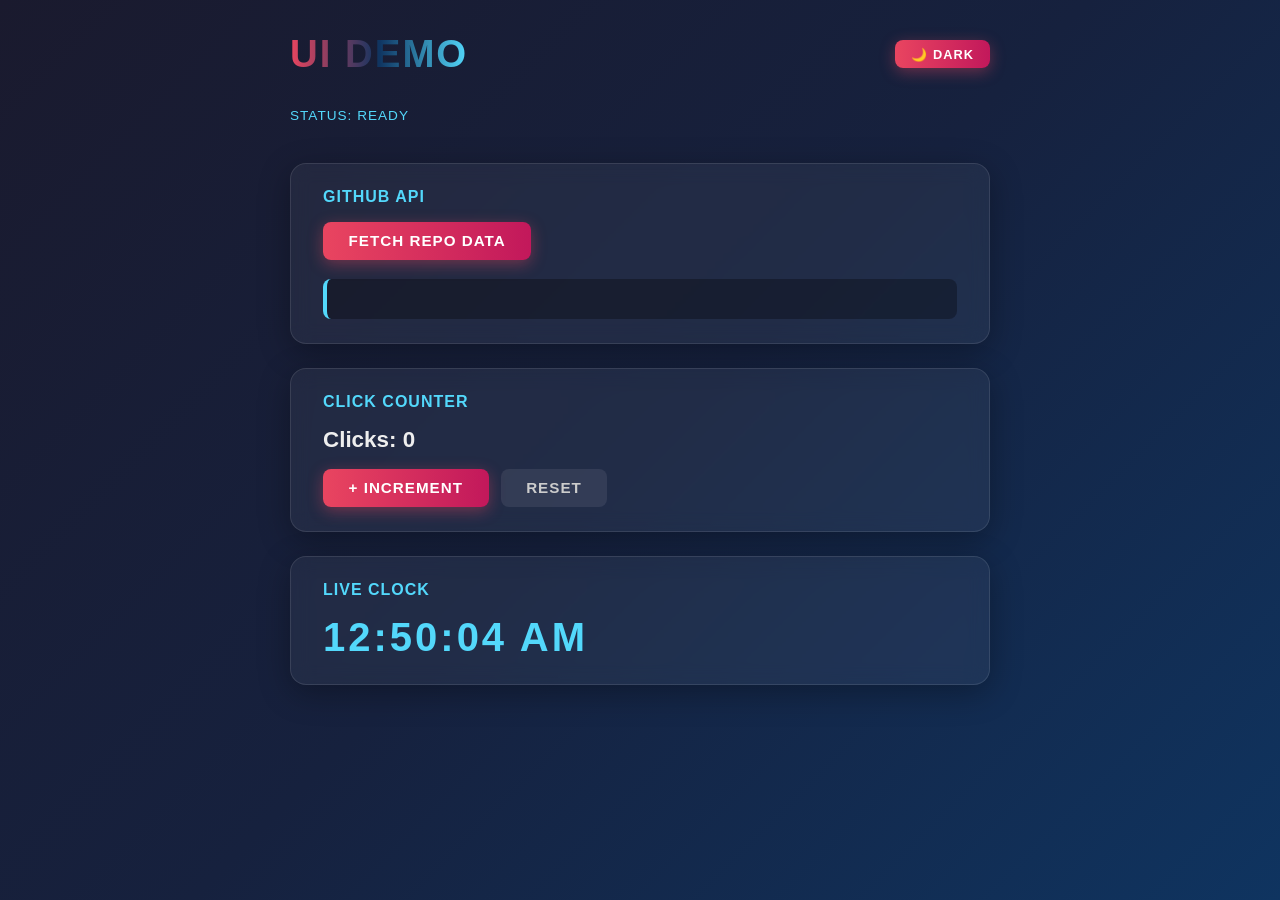
<file: index.html>
<!doctype html>
<html lang="en" data-theme="dark">
<head>
  <meta charset="UTF-8" />
  <meta name="viewport" content="width=device-width, initial-scale=1.0" />
  <title>UI Demo on GitHub Pages</title>
  <link rel="stylesheet" href="styles.css" />
</head>
<body>
  <header>
    <h1>UI Demo</h1>
    <button id="themeToggle" aria-label="Toggle theme">🌙 Dark</button>
  </header>
  <main>
    <p id="status">Status: ready</p>

    <section class="card">
      <h2>GitHub API</h2>
      <button id="fetchBtn">Fetch Repo Data</button>
      <pre id="output" aria-live="polite"></pre>
    </section>

    <section class="card">
      <h2>Click Counter</h2>
      <p class="counter-display">Clicks: <span id="count">0</span></p>
      <div class="btn-row">
        <button id="incrementBtn">+ Increment</button>
        <button id="resetBtn" class="secondary">Reset</button>
      </div>
    </section>

    <section class="card">
      <h2>Live Clock</h2>
      <p id="clock" class="clock">--:--:--</p>
    </section>
  </main>

  <script src="app.js"></script>
</body>
</html>
</file>
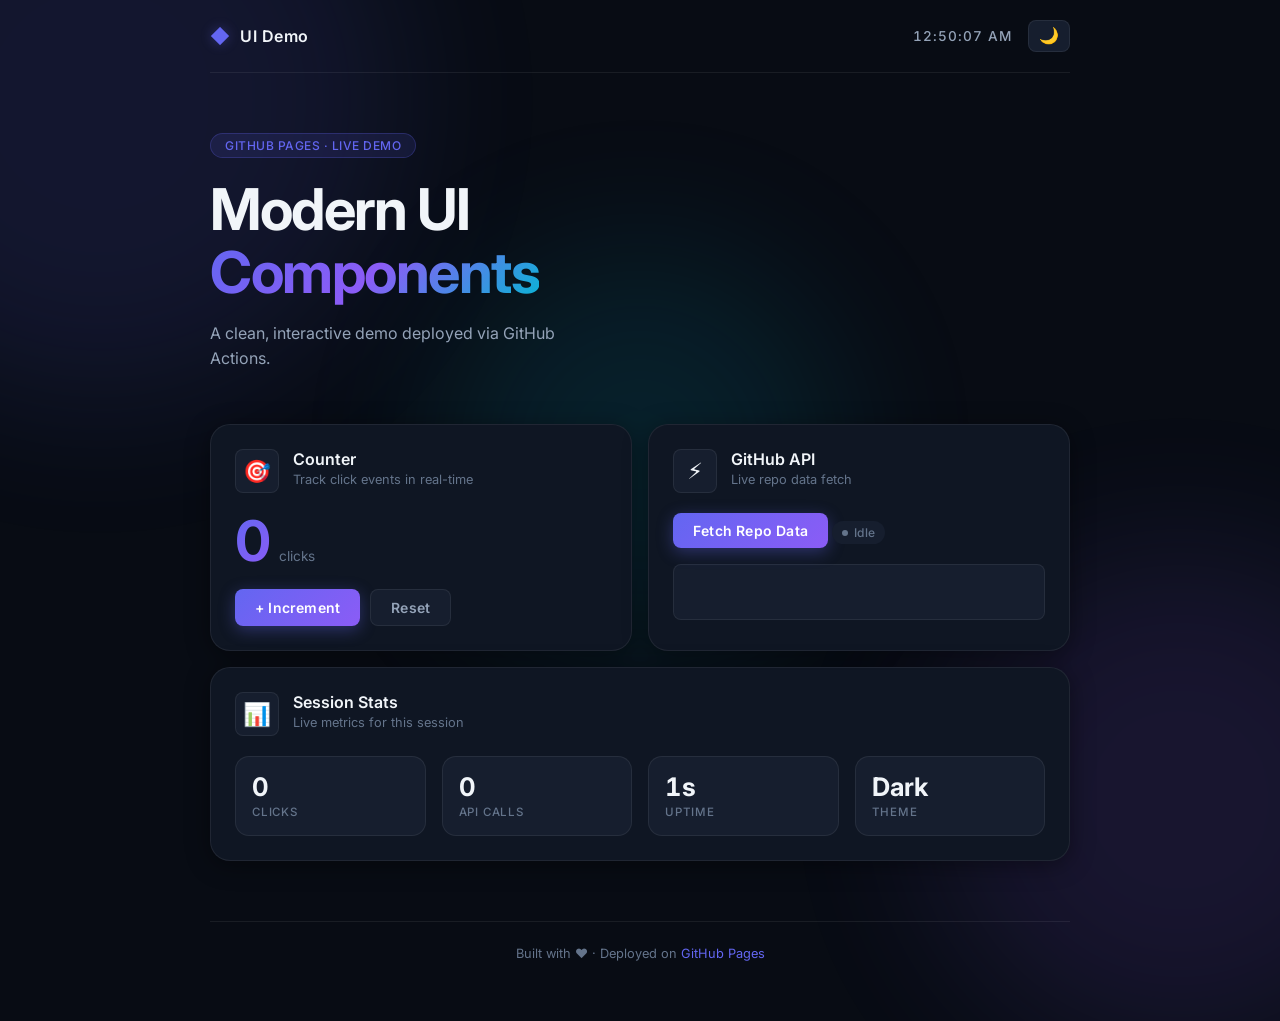
<file: docs/index.html>
<!doctype html>
<html lang="en" data-theme="dark">
<head>
  <meta charset="UTF-8" />
  <meta name="viewport" content="width=device-width, initial-scale=1.0" />
  <title>UI Demo</title>
  <link rel="preconnect" href="https://fonts.googleapis.com" />
  <link rel="preconnect" href="https://fonts.gstatic.com" crossorigin />
  <link href="https://fonts.googleapis.com/css2?family=Inter:wght@300;400;500;600;700&display=swap" rel="stylesheet" />
  <link rel="stylesheet" href="styles.css" />
</head>
<body>
  <!-- Ambient background blobs -->
  <div class="bg-blob blob-1"></div>
  <div class="bg-blob blob-2"></div>
  <div class="bg-blob blob-3"></div>

  <div class="app">
    <!-- Navbar -->
    <nav class="navbar">
      <div class="nav-brand">
        <span class="nav-logo">◆</span>
        <span class="nav-title">UI Demo</span>
      </div>
      <div class="nav-actions">
        <span id="clock" class="nav-clock">--:--:--</span>
        <button id="themeToggle" class="icon-btn" aria-label="Toggle theme" title="Toggle theme">
          <span class="theme-icon">🌙</span>
        </button>
      </div>
    </nav>

    <!-- Hero -->
    <section class="hero">
      <div class="hero-badge">GitHub Pages · Live Demo</div>
      <h1 class="hero-title">Modern UI<br /><span class="gradient-text">Components</span></h1>
      <p class="hero-sub">A clean, interactive demo deployed via GitHub Actions.</p>
    </section>

    <!-- Cards grid -->
    <div class="grid">

      <!-- Counter card -->
      <div class="card">
        <div class="card-header">
          <div class="card-icon">🎯</div>
          <div>
            <h2 class="card-title">Counter</h2>
            <p class="card-desc">Track click events in real-time</p>
          </div>
        </div>
        <div class="counter-display">
          <span id="count">0</span>
          <span class="counter-label">clicks</span>
        </div>
        <div class="btn-row">
          <button id="incrementBtn" class="btn btn-primary">+ Increment</button>
          <button id="resetBtn" class="btn btn-ghost">Reset</button>
        </div>
      </div>

      <!-- GitHub API card -->
      <div class="card">
        <div class="card-header">
          <div class="card-icon">⚡</div>
          <div>
            <h2 class="card-title">GitHub API</h2>
            <p class="card-desc">Live repo data fetch</p>
          </div>
        </div>
        <button id="fetchBtn" class="btn btn-primary" style="margin-bottom:1rem">Fetch Repo Data</button>
        <div id="fetchStatus" class="status-pill status-idle">Idle</div>
        <pre id="output" aria-live="polite"></pre>
      </div>

      <!-- Stats card -->
      <div class="card card-wide">
        <div class="card-header">
          <div class="card-icon">📊</div>
          <div>
            <h2 class="card-title">Session Stats</h2>
            <p class="card-desc">Live metrics for this session</p>
          </div>
        </div>
        <div class="stats-grid">
          <div class="stat">
            <span class="stat-value" id="statClicks">0</span>
            <span class="stat-label">Clicks</span>
          </div>
          <div class="stat">
            <span class="stat-value" id="statFetches">0</span>
            <span class="stat-label">API Calls</span>
          </div>
          <div class="stat">
            <span class="stat-value" id="statUptime">0s</span>
            <span class="stat-label">Uptime</span>
          </div>
          <div class="stat">
            <span class="stat-value" id="statTheme">Dark</span>
            <span class="stat-label">Theme</span>
          </div>
        </div>
      </div>

    </div>

    <footer class="footer">
      Built with ♥ · Deployed on <a href="https://pages.github.com" target="_blank">GitHub Pages</a>
    </footer>
  </div>

  <script src="app.js"></script>
</body>
</html>
</file>
<file: styles.css>
/* === Variables === */
:root {
  --bg: linear-gradient(135deg, #1a1a2e 0%, #16213e 50%, #0f3460 100%);
  --card-bg: rgba(255, 255, 255, 0.05);
  --card-border: rgba(255, 255, 255, 0.1);
  --text: #eee;
  --subtext: #53d8fb;
  --accent: linear-gradient(90deg, #e94560, #c2185b);
  --accent-shadow: rgba(233, 69, 96, 0.4);
  --pre-bg: rgba(0, 0, 0, 0.3);
  --pre-text: #a8edea;
  --pre-border: #53d8fb;
  --secondary-bg: rgba(255,255,255,0.08);
  --secondary-text: #ccc;
}

[data-theme="light"] {
  --bg: linear-gradient(135deg, #e8eaf6 0%, #e3f2fd 50%, #bbdefb 100%);
  --card-bg: rgba(255, 255, 255, 0.75);
  --card-border: rgba(0, 0, 0, 0.1);
  --text: #1a1a2e;
  --subtext: #0f3460;
  --pre-bg: rgba(0, 0, 0, 0.05);
  --pre-text: #c2185b;
  --pre-border: #0f3460;
  --secondary-bg: rgba(0,0,0,0.08);
  --secondary-text: #333;
}

/* === Reset & Base === */
*, *::before, *::after { box-sizing: border-box; margin: 0; padding: 0; }

body {
  font-family: 'Segoe UI', Arial, sans-serif;
  background: var(--bg);
  min-height: 100vh;
  color: var(--text);
  display: flex;
  flex-direction: column;
  align-items: center;
  padding: 2rem;
  transition: background 0.3s;
}

/* === Header === */
header {
  width: 100%;
  max-width: 700px;
  display: flex;
  align-items: center;
  justify-content: space-between;
  margin-bottom: 2rem;
}

header h1 {
  font-size: 2.4rem;
  background: linear-gradient(90deg, #e94560, #0f3460, #53d8fb);
  -webkit-background-clip: text;
  -webkit-text-fill-color: transparent;
  background-clip: text;
  letter-spacing: 2px;
  text-transform: uppercase;
}

/* === Main === */
main {
  display: flex;
  flex-direction: column;
  gap: 1.5rem;
  width: 100%;
  max-width: 700px;
}

/* === Cards === */
.card {
  background: var(--card-bg);
  border: 1px solid var(--card-border);
  backdrop-filter: blur(10px);
  border-radius: 16px;
  padding: 1.5rem 2rem;
  box-shadow: 0 8px 32px rgba(0, 0, 0, 0.3);
}

.card h2 {
  font-size: 1rem;
  letter-spacing: 1px;
  text-transform: uppercase;
  color: var(--subtext);
  margin-bottom: 1rem;
}

/* === Status === */
#status {
  font-size: 0.85rem;
  color: var(--subtext);
  margin-bottom: 1rem;
  letter-spacing: 1px;
  text-transform: uppercase;
}

/* === Buttons === */
button {
  padding: 0.65rem 1.6rem;
  font-size: 0.95rem;
  font-weight: bold;
  border: none;
  border-radius: 8px;
  cursor: pointer;
  background: var(--accent);
  color: #fff;
  letter-spacing: 1px;
  text-transform: uppercase;
  transition: transform 0.15s, box-shadow 0.15s;
  box-shadow: 0 4px 15px var(--accent-shadow);
}

button:hover { transform: translateY(-2px); box-shadow: 0 6px 20px var(--accent-shadow); }
button:active { transform: translateY(0); }

button.secondary {
  background: var(--secondary-bg);
  color: var(--secondary-text);
  box-shadow: none;
}
button.secondary:hover { box-shadow: none; opacity: 0.85; }

#themeToggle {
  font-size: 0.8rem;
  padding: 0.4rem 1rem;
}

/* === Counter === */
.counter-display {
  font-size: 1.4rem;
  margin-bottom: 1rem;
  font-weight: 600;
}
.btn-row { display: flex; gap: 0.75rem; flex-wrap: wrap; }

/* === Clock === */
.clock {
  font-size: 2.5rem;
  font-variant-numeric: tabular-nums;
  letter-spacing: 3px;
  color: var(--subtext);
  font-weight: 700;
}

/* === Output === */
#output {
  margin-top: 1.2rem;
  background: var(--pre-bg);
  border-left: 4px solid var(--pre-border);
  border-radius: 8px;
  padding: 1rem 1.2rem;
  font-size: 0.9rem;
  color: var(--pre-text);
  white-space: pre-wrap;
  min-height: 2.5rem;
  line-height: 1.6;
}
</file>
<file: docs/styles.css>
/* =============================================
   TOKENS
   ============================================= */
:root {
  --font: 'Inter', system-ui, -apple-system, sans-serif;

  /* Dark theme */
  --bg:          #080c14;
  --surface:     #0f1623;
  --surface-2:   #161e2e;
  --border:      rgba(255,255,255,0.07);
  --border-hover:rgba(255,255,255,0.15);
  --text-1:      #f1f5f9;
  --text-2:      #94a3b8;
  --text-3:      #64748b;

  --accent:      #6366f1;
  --accent-2:    #8b5cf6;
  --accent-glow: rgba(99,102,241,0.35);
  --accent-soft: rgba(99,102,241,0.12);

  --green:       #10b981;
  --yellow:      #f59e0b;
  --red:         #ef4444;

  --radius-sm:   8px;
  --radius:      14px;
  --radius-lg:   20px;

  --shadow:      0 4px 24px rgba(0,0,0,0.4);
  --shadow-lg:   0 12px 48px rgba(0,0,0,0.6);
}

[data-theme="light"] {
  --bg:          #f1f5f9;
  --surface:     #ffffff;
  --surface-2:   #f8fafc;
  --border:      rgba(0,0,0,0.07);
  --border-hover:rgba(0,0,0,0.15);
  --text-1:      #0f172a;
  --text-2:      #475569;
  --text-3:      #94a3b8;
  --accent-glow: rgba(99,102,241,0.15);
  --accent-soft: rgba(99,102,241,0.08);
  --shadow:      0 4px 24px rgba(0,0,0,0.08);
  --shadow-lg:   0 12px 48px rgba(0,0,0,0.12);
}

/* =============================================
   RESET
   ============================================= */
*, *::before, *::after { box-sizing: border-box; margin: 0; padding: 0; }

html { scroll-behavior: smooth; }

body {
  font-family: var(--font);
  background: var(--bg);
  color: var(--text-1);
  min-height: 100vh;
  overflow-x: hidden;
  transition: background 0.3s, color 0.3s;
  -webkit-font-smoothing: antialiased;
}

/* =============================================
   AMBIENT BLOBS
   ============================================= */
.bg-blob {
  position: fixed;
  border-radius: 50%;
  filter: blur(80px);
  opacity: 0.12;
  pointer-events: none;
  z-index: 0;
  animation: drift 12s ease-in-out infinite alternate;
}
.blob-1 { width: 600px; height: 600px; background: #6366f1; top: -200px; left: -200px; animation-delay: 0s; }
.blob-2 { width: 500px; height: 500px; background: #8b5cf6; bottom: -150px; right: -150px; animation-delay: -4s; }
.blob-3 { width: 400px; height: 400px; background: #06b6d4; top: 50%; left: 50%; transform: translate(-50%,-50%); animation-delay: -8s; }

[data-theme="light"] .bg-blob { opacity: 0.06; }

@keyframes drift {
  from { transform: translate(0, 0) scale(1); }
  to   { transform: translate(30px, 20px) scale(1.05); }
}
.blob-3 {
  animation-name: drift3;
}
@keyframes drift3 {
  from { transform: translate(-50%, -50%) scale(1); }
  to   { transform: translate(calc(-50% + 20px), calc(-50% + 15px)) scale(1.04); }
}

/* =============================================
   LAYOUT
   ============================================= */
.app {
  position: relative;
  z-index: 1;
  max-width: 900px;
  margin: 0 auto;
  padding: 0 20px 60px;
}

/* =============================================
   NAVBAR
   ============================================= */
.navbar {
  display: flex;
  align-items: center;
  justify-content: space-between;
  padding: 20px 0;
  border-bottom: 1px solid var(--border);
  margin-bottom: 60px;
}

.nav-brand {
  display: flex;
  align-items: center;
  gap: 10px;
}

.nav-logo {
  font-size: 1.2rem;
  color: var(--accent);
  filter: drop-shadow(0 0 6px var(--accent-glow));
}

.nav-title {
  font-size: 1rem;
  font-weight: 600;
  letter-spacing: 0.5px;
  color: var(--text-1);
}

.nav-actions {
  display: flex;
  align-items: center;
  gap: 16px;
}

.nav-clock {
  font-size: 0.85rem;
  font-weight: 500;
  color: var(--text-2);
  font-variant-numeric: tabular-nums;
  letter-spacing: 1px;
}

.icon-btn {
  background: var(--surface-2);
  border: 1px solid var(--border);
  border-radius: var(--radius-sm);
  padding: 7px 10px;
  cursor: pointer;
  font-size: 1rem;
  line-height: 1;
  transition: border-color 0.2s, background 0.2s;
  color: var(--text-1);
}
.icon-btn:hover { border-color: var(--border-hover); background: var(--surface); }

/* =============================================
   HERO
   ============================================= */
.hero {
  margin-bottom: 52px;
}

.hero-badge {
  display: inline-flex;
  align-items: center;
  gap: 6px;
  background: var(--accent-soft);
  border: 1px solid rgba(99,102,241,0.25);
  border-radius: 100px;
  padding: 4px 14px;
  font-size: 0.75rem;
  font-weight: 500;
  color: var(--accent);
  letter-spacing: 0.5px;
  text-transform: uppercase;
  margin-bottom: 20px;
}

.hero-title {
  font-size: clamp(2.4rem, 5vw, 3.6rem);
  font-weight: 700;
  line-height: 1.1;
  letter-spacing: -1.5px;
  margin-bottom: 16px;
  color: var(--text-1);
}

.gradient-text {
  background: linear-gradient(135deg, var(--accent) 0%, var(--accent-2) 50%, #06b6d4 100%);
  -webkit-background-clip: text;
  -webkit-text-fill-color: transparent;
  background-clip: text;
}

.hero-sub {
  font-size: 1rem;
  color: var(--text-2);
  font-weight: 400;
  line-height: 1.6;
  max-width: 400px;
}

/* =============================================
   GRID
   ============================================= */
.grid {
  display: grid;
  grid-template-columns: 1fr 1fr;
  gap: 16px;
}

@media (max-width: 600px) {
  .grid { grid-template-columns: 1fr; }
}

/* =============================================
   CARDS
   ============================================= */
.card {
  background: var(--surface);
  border: 1px solid var(--border);
  border-radius: var(--radius-lg);
  padding: 24px;
  box-shadow: var(--shadow);
  transition: border-color 0.2s, box-shadow 0.2s, transform 0.2s;
}

.card:hover {
  border-color: var(--border-hover);
  box-shadow: var(--shadow-lg);
  transform: translateY(-2px);
}

.card-wide {
  grid-column: 1 / -1;
}

.card-header {
  display: flex;
  align-items: flex-start;
  gap: 14px;
  margin-bottom: 20px;
}

.card-icon {
  font-size: 1.4rem;
  background: var(--surface-2);
  border: 1px solid var(--border);
  border-radius: var(--radius-sm);
  width: 44px;
  height: 44px;
  display: flex;
  align-items: center;
  justify-content: center;
  flex-shrink: 0;
}

.card-title {
  font-size: 1rem;
  font-weight: 600;
  color: var(--text-1);
  margin-bottom: 3px;
}

.card-desc {
  font-size: 0.8rem;
  color: var(--text-3);
  font-weight: 400;
}

/* =============================================
   COUNTER
   ============================================= */
.counter-display {
  display: flex;
  align-items: baseline;
  gap: 8px;
  margin-bottom: 20px;
}

#count {
  font-size: 3.5rem;
  font-weight: 700;
  line-height: 1;
  font-variant-numeric: tabular-nums;
  background: linear-gradient(135deg, var(--accent), var(--accent-2));
  -webkit-background-clip: text;
  -webkit-text-fill-color: transparent;
  background-clip: text;
  transition: transform 0.1s;
}

#count.bump {
  transform: scale(1.15);
}

.counter-label {
  font-size: 0.85rem;
  color: var(--text-3);
  font-weight: 400;
}

/* =============================================
   BUTTONS
   ============================================= */
.btn-row {
  display: flex;
  gap: 10px;
  flex-wrap: wrap;
}

.btn {
  padding: 9px 20px;
  font-size: 0.875rem;
  font-weight: 600;
  font-family: var(--font);
  border: none;
  border-radius: var(--radius-sm);
  cursor: pointer;
  transition: transform 0.15s, box-shadow 0.15s, opacity 0.15s;
  letter-spacing: 0.2px;
}

.btn:active { transform: scale(0.97); }

.btn-primary {
  background: linear-gradient(135deg, var(--accent), var(--accent-2));
  color: #fff;
  box-shadow: 0 4px 16px var(--accent-glow);
}
.btn-primary:hover { box-shadow: 0 6px 24px var(--accent-glow); opacity: 0.92; }

.btn-ghost {
  background: var(--surface-2);
  border: 1px solid var(--border);
  color: var(--text-2);
}
.btn-ghost:hover { border-color: var(--border-hover); color: var(--text-1); }

/* =============================================
   STATUS PILL
   ============================================= */
.status-pill {
  display: inline-flex;
  align-items: center;
  gap: 6px;
  font-size: 0.75rem;
  font-weight: 500;
  padding: 4px 10px;
  border-radius: 100px;
  margin-bottom: 12px;
  letter-spacing: 0.3px;
}
.status-pill::before {
  content: '';
  width: 6px;
  height: 6px;
  border-radius: 50%;
  flex-shrink: 0;
}

.status-idle   { background: var(--surface-2); color: var(--text-3); }
.status-idle::before { background: var(--text-3); }

.status-loading { background: rgba(245,158,11,0.1); color: var(--yellow); }
.status-loading::before { background: var(--yellow); animation: pulse 1s infinite; }

.status-success { background: rgba(16,185,129,0.1); color: var(--green); }
.status-success::before { background: var(--green); }

.status-error   { background: rgba(239,68,68,0.1); color: var(--red); }
.status-error::before { background: var(--red); }

@keyframes pulse {
  0%, 100% { opacity: 1; }
  50% { opacity: 0.3; }
}

/* =============================================
   OUTPUT
   ============================================= */
#output {
  background: var(--surface-2);
  border: 1px solid var(--border);
  border-radius: var(--radius-sm);
  padding: 14px 16px;
  font-size: 0.8rem;
  color: var(--text-2);
  white-space: pre-wrap;
  min-height: 56px;
  line-height: 1.7;
  font-family: 'JetBrains Mono', 'Fira Code', 'Courier New', monospace;
  transition: border-color 0.2s;
}

/* =============================================
   STATS
   ============================================= */
.stats-grid {
  display: grid;
  grid-template-columns: repeat(4, 1fr);
  gap: 16px;
}

@media (max-width: 600px) {
  .stats-grid { grid-template-columns: repeat(2, 1fr); }
}

.stat {
  background: var(--surface-2);
  border: 1px solid var(--border);
  border-radius: var(--radius);
  padding: 16px;
  display: flex;
  flex-direction: column;
  gap: 4px;
  transition: border-color 0.2s;
}

.stat:hover { border-color: var(--border-hover); }

.stat-value {
  font-size: 1.6rem;
  font-weight: 700;
  font-variant-numeric: tabular-nums;
  color: var(--text-1);
  line-height: 1.1;
}

.stat-label {
  font-size: 0.72rem;
  font-weight: 500;
  color: var(--text-3);
  text-transform: uppercase;
  letter-spacing: 0.8px;
}

/* =============================================
   FOOTER
   ============================================= */
.footer {
  margin-top: 60px;
  text-align: center;
  font-size: 0.8rem;
  color: var(--text-3);
  border-top: 1px solid var(--border);
  padding-top: 24px;
}

.footer a {
  color: var(--accent);
  text-decoration: none;
}
.footer a:hover { text-decoration: underline; }
</file>
